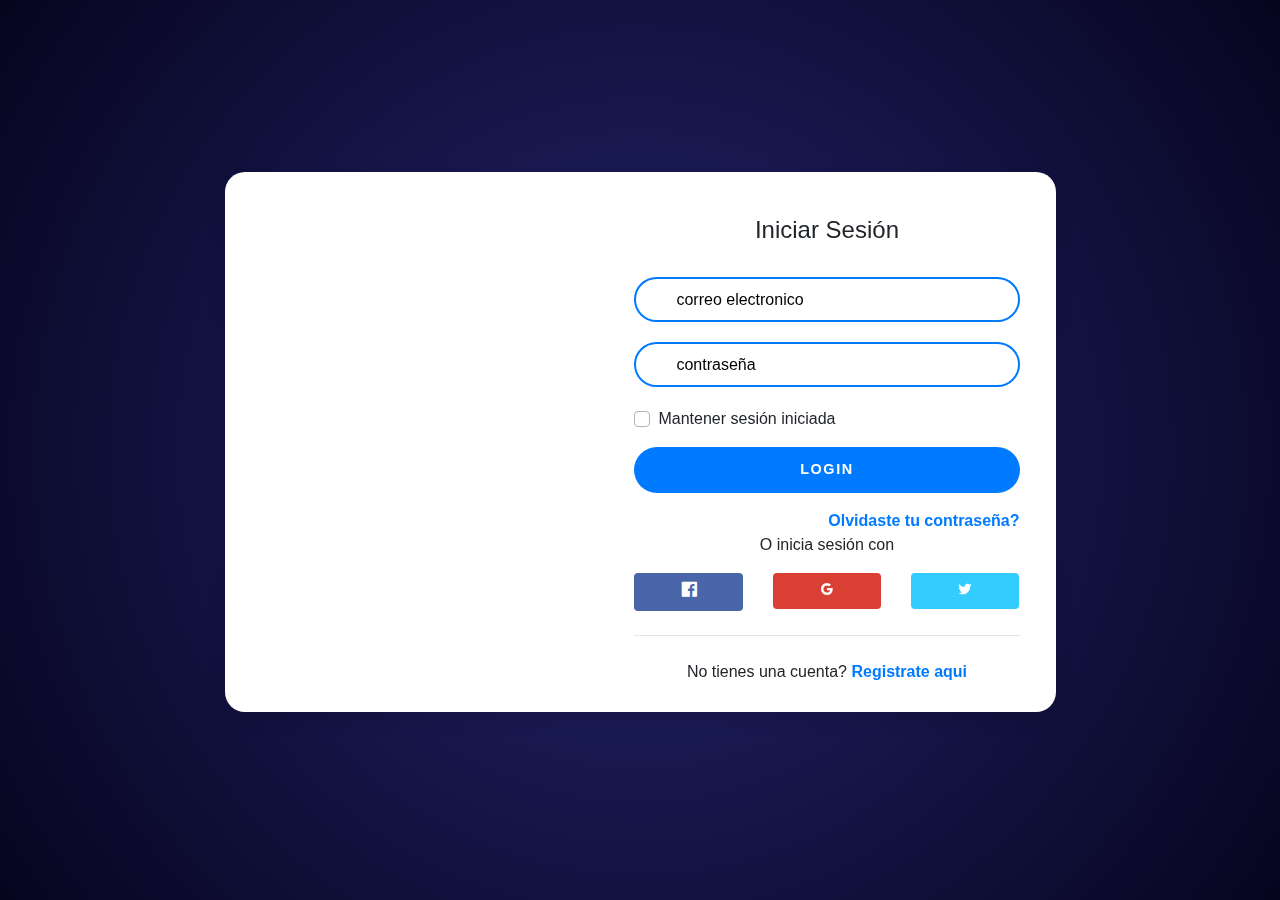
<file: index.html>
<!DOCTYPE html>
<html>

<head>
  <title>Login</title>
  <meta charset="utf-8">
  <meta name="viewport" content="width=device-width, initial-scale=1, shrink-to-fit=no">
  <link rel="stylesheet" type="text/css" href="css/login-style.css">
  <link rel="stylesheet" href="https://stackpath.bootstrapcdn.com/bootstrap/4.5.0/css/bootstrap.min.css">
  <link rel="stylesheet" href="https://maxcdn.bootstrapcdn.com/bootstrap/4.5.0/css/bootstrap.min.css">
  <link href='https://unpkg.com/boxicons@2.0.7/css/boxicons.min.css' rel='stylesheet'>
  <link rel="stylesheet" href="css/footer.css">
</head>

<body>
  <div class="container">
    <div class="row px-3">
      <div class="col-lg-10 col-xl-9 card flex-row mx-auto px-0">
        <div class="img-left d-none d-md-flex"></div>

        <div class="card-body">
          <h4 class="title text-center mt-4">
            Iniciar Sesión
          </h4>
          <form class="form-box px-3" action="contactos.html">
            <div class="form-input">
              <span><i class="fa fa-envelope-o"></i></span>
              <input type="email" name="" placeholder="correo electronico" tabindex="10">
            </div>
            <div class="form-input">
              <span><i class="fa fa-key"></i></span>
              <input type="password" name="" placeholder="contraseña">
            </div>

            <div class="mb-3">
              <div class="custom-control custom-checkbox">
                <input type="checkbox" class="custom-control-input" id="cb1" name="">
                <label class="custom-control-label" for="cb1">Mantener sesión iniciada</label>
              </div>
            </div>

            <div class="mb-3">
              <button type="submit" class="btn btn-block text-uppercase">
                Login
              </button>
            </div>

            <div class="text-right">
              <a href="#" class="forget-link">
                Olvidaste tu contraseña?
              </a>
            </div>

            <div class="text-center mb-3">
              O inicia sesión con
            </div>

            <div class="row mb-3">
              <div class="col-4">
                <a href="#" class="btn btn-block btn-social btn-facebook">
                  <i class='bx bxl-facebook-square' style="font-size: 20px;"></i>
                </a>
              </div>

              <div class="col-4">
                <a href="#" class="btn btn-block btn-social btn-google">
                  <i class='bx bxl-google'></i>
                </a>
              </div>

              <div class="col-4">
                <a href="#" class="btn btn-block btn-social btn-twitter">
                  <i class='bx bxl-twitter'></i>
                </a>
              </div>
            </div>

            <hr class="my-4">

            <div class="text-center mb-2">
              No tienes una cuenta?
              <a href="#" class="register-link">
                Registrate aqui
              </a>
            </div>
          </form>
        </div>
      </div>
    </div>
  </div>

  <div class="box">
    <ul>
      <li></li>
      <li></li>
      <li></li>
      <li></li>
      <li></li>
      <li></li>
    </ul>
  </div>

  <script src="https://ajax.googleapis.com/ajax/libs/jquery/3.5.1/jquery.min.js"></script>
  <script src="https://maxcdn.bootstrapcdn.com/bootstrap/4.5.0/js/bootstrap.min.js"></script>
</body>

</html>
</file>
<file: css/login-style.css>
body {
  height: 100vh;
  background: radial-gradient(circle, #24246e, #06051f) !important;
  display: flex;
  flex-direction: column;
  align-items: center;
  justify-content: center;
}

.card {
  overflow: hidden;
  border: 0 !important;
  border-radius: 20px !important;
  box-shadow: 0 0.5rem 1rem 0 rgba(0, 0, 0, 0.1);
}

.img-left {
  width: 45%;
  background: url('https://concepto.de/wp-content/uploads/2015/03/paisaje-e1549600034372.jpg') center;
  background-size: cover;
}

.card-body {
  padding: 2rem;
}

.title {
  margin-bottom: 2rem;
}

.form-input {
  position: relative;
}

.form-input input {
  width: 100%;
  height: 45px;
  padding-left: 40px;
  margin-bottom: 20px;
  box-sizing: border-box;
  box-shadow: none;
  border: 1px solid #00000020;
  border-radius: 50px;
  outline: none;
  background: transparent;
}

.form-input span {
  position: absolute;
  top: 10px;
  padding-left: 15px;
  color: #007bff;
}

.form-input input::placeholder {
  color: black;
  padding-left: 0px;
}

.form-input input:focus,
.form-input input:valid {
  border: 2px solid #007bff;
}

.form-input input:focus::placeholder {
  color: #454b69;
}

.custom-checkbox .custom-control-input:checked~.custom-control-label::before {
  background-color: #007bff !important;
  border: 0px;
}

.form-box button[type="submit"] {
  margin-top: 10px;
  border: none;
  cursor: pointer;
  border-radius: 50px;
  background: #007bff;
  color: #fff;
  font-size: 90%;
  font-weight: bold;
  letter-spacing: .1rem;
  transition: 0.5s;
  padding: 12px;
}

.form-box button[type="submit"]:hover {
  background: #0069d9;
}

.forget-link,
.register-link {
  color: #007bff;
  font-weight: bold;
}

.forget-link:hover,
.register-link:hover {
  color: #0069d9;
  text-decoration: none;
}

.form-box .btn-social {
  color: white !important;
  border: 0;
  font-weight: bold;
}

.form-box .btn-facebook {
  background: #4866a8;
}

.form-box .btn-google {
  background: #da3f34;
}

.form-box .btn-twitter {
  background: #33ccff;
}

.form-box .btn-facebook:hover {
  background: #3d578f;
}

.form-box .btn-google:hover {
  background: #bf3b31;
}

.form-box .btn-twitter:hover {
  background: #2eb7e5;
}

.content {
  background: #000;
  height: 100vh;
  overflow: hidden;
}

.content h1 {
  color: #fff;
  position: absolute;
  top: 50%;
  left: 50%;
  font-family: candara;
  text-transform: uppercase;
  transform: translate(-50%, -50%);
  z-index: 1;
  font-size: 80px;
  text-align: center;
}

.box ul li {
  position: fixed;
  width: 35px;
  z-index: -1;
  height: 35px;
  list-style: none;
  opacity: 0;
  background: radial-gradient(deepskyblue, transparent, transparent);
  bottom: 0;
  left: 10vw;
  animation: animate 15s linear infinite;
}

.box ul li:nth-child(2) {
  left: 36vw;
  animation-delay: 2s;
}

.box ul li:nth-child(3) {
  left: 22vw;
  animation-delay: 4s;
}

.box ul li:nth-child(4) {
  left: 56vw;
  animation-delay: 6s;
}

.box ul li:nth-child(5) {
  left: 76vw;
  animation-delay: 4s;
}

.box ul li:nth-child(6) {
  left: 80vw;
  animation-delay: 8s;
}

@keyframes animate {
  0% {
    transform: scale(0);
    opacity: 1;
    bottom: 0;
  }

  100% {
    transform: scale(10);
    opacity: 0;
    bottom: 100vh;
  }
}
</file>
<file: css/footer.css>
footer{
    position: static;
    bottom: 0;
    left: 0;
    right: 0;
    background: #111;
    height: auto;
    width: auto;
    font-family: "Open Sans";
    color: #fff;
}
.footer-content{
    display: flex;
    align-items: center;
    justify-content: center;
    flex-direction: column;
    text-align: center;
}
.footer-content h3{
    font-size: 1.8rem;
    font-weight: 400;
    text-transform: capitalize;
    line-height: 3rem;
}
.footer-content p{
    max-width: 500px;
    margin: 10px auto;
    line-height: 28px;
    font-size: 14px;
}
.socials{
    list-style: none;
    display: flex;
    margin-right: 35px;
}
.socials li{
    margin: 0 10px;
}
.socials a{
    text-decoration: none;
    color: #fff;
}
.socials a i{
    font-size: 1.1rem;
    transition: color .4s ease;

}
.socials a:hover i{
    color: aqua;
}

.footer-bottom{
    background: #000;
    width: 100vw;
    padding: 20px 0;
    text-align: center;
}
.footer-bottom p{
    font-size: 14px;
    word-spacing: 2px;
    text-transform: capitalize;
}
</file>
